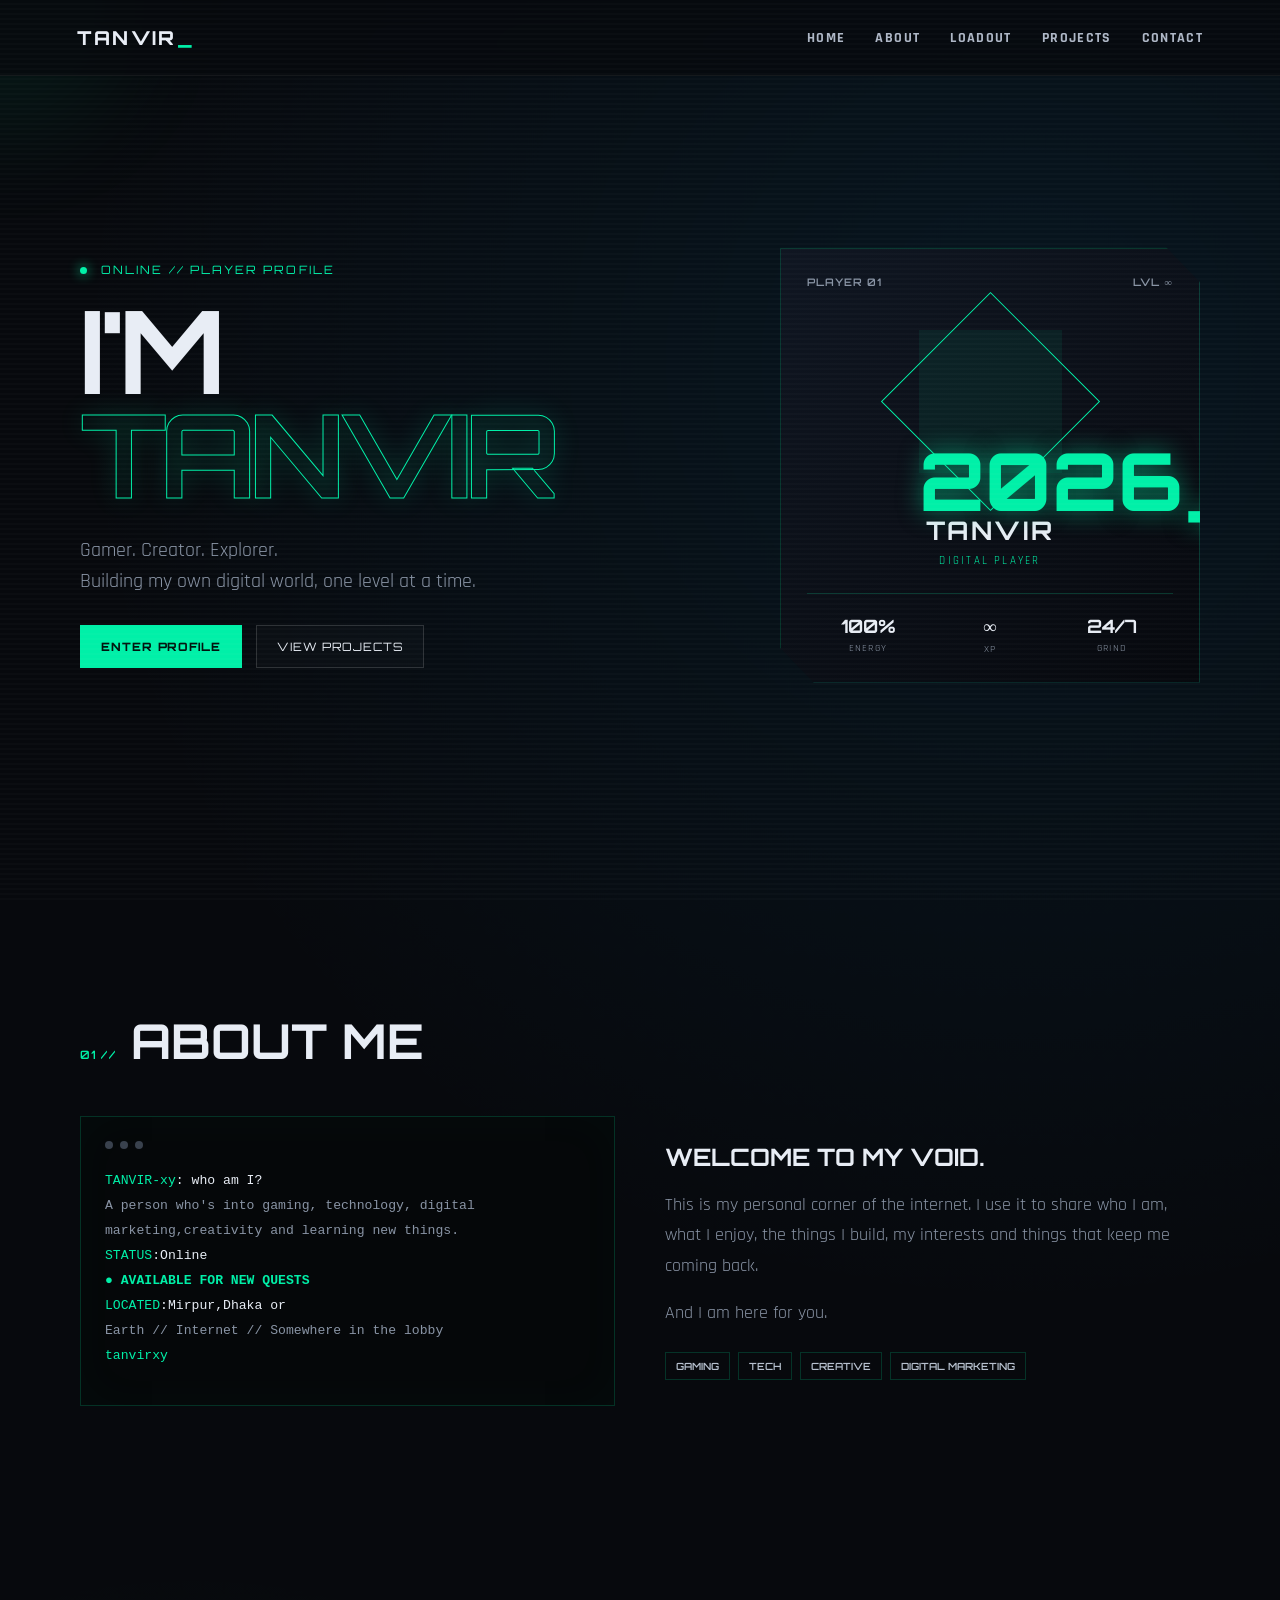
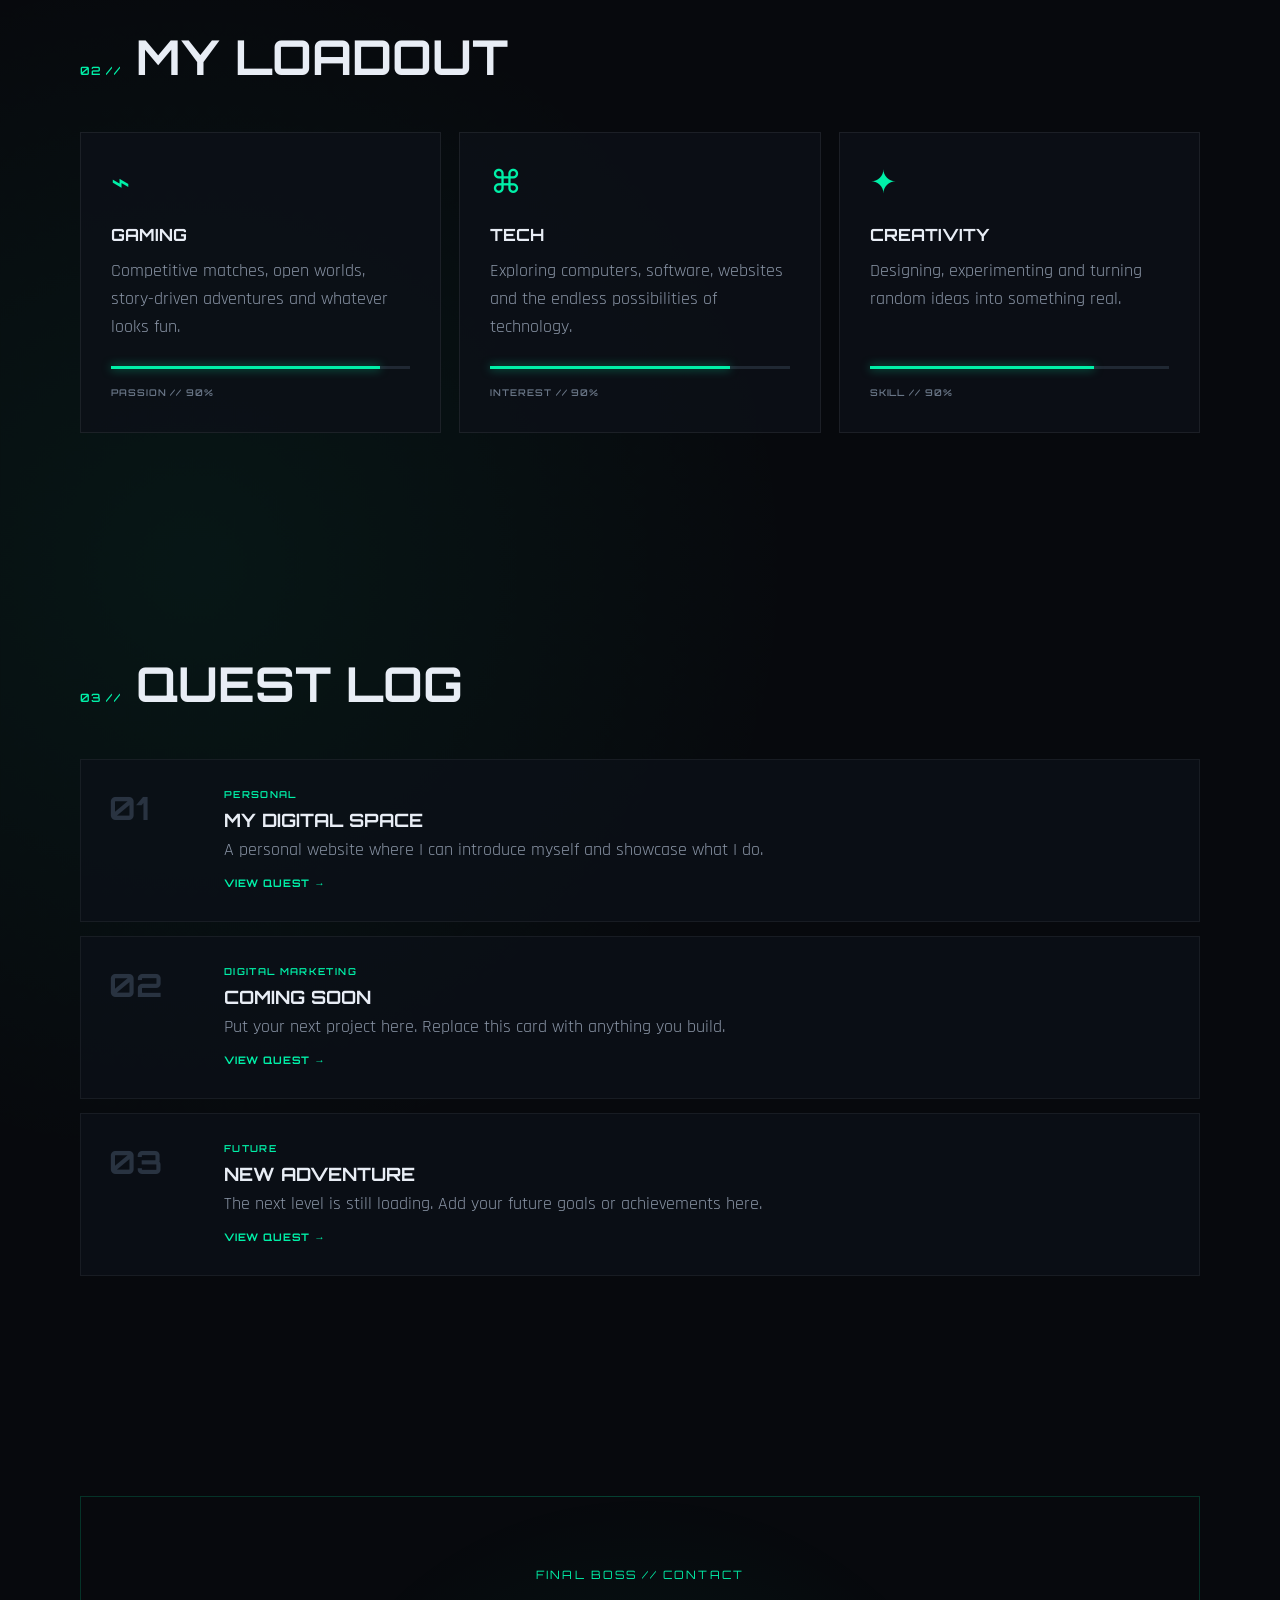
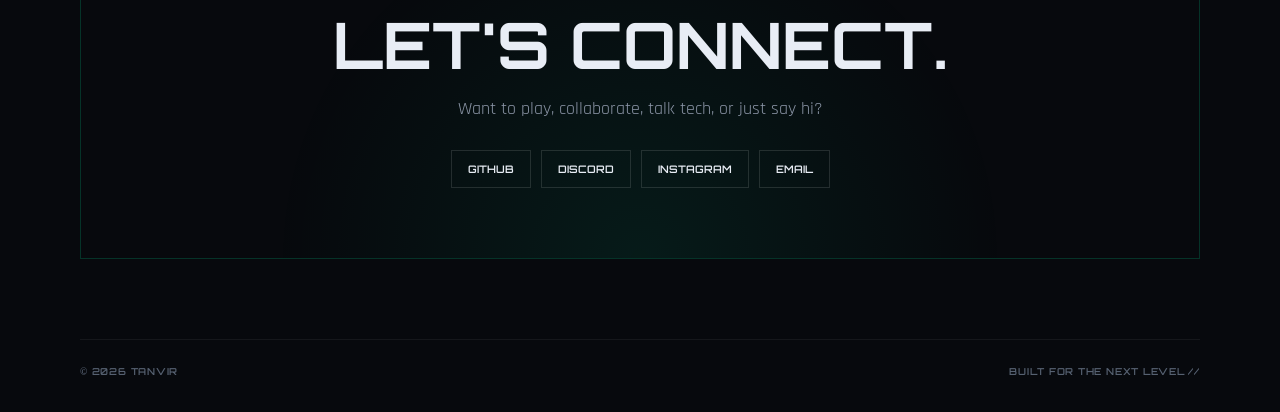
<file: index.html>
<!DOCTYPE html>
<html lang="en">
<head>
  <meta charset="UTF-8">
  <meta name="viewport" content="width=device-width, initial-scale=1.0">
  <meta name="description" content="TANVIR — personal gaming-themed portfolio.">
  <title>TANVIR // PLAYER PROFILE</title>
  <link rel="preconnect" href="https://fonts.googleapis.com">
  <link rel="preconnect" href="https://fonts.gstatic.com" crossorigin>
  <link href="https://fonts.googleapis.com/css2?family=Orbitron:wght@500;600;700;800&family=Rajdhani:wght@400;500;600;700&display=swap" rel="stylesheet">
  <link rel="stylesheet" href="style.css">
</head>
<body>
  <div class="scanlines"></div>
  <div class="cursor-glow"></div>

  <header class="topbar">
    <a class="logo" href="#home">TANVIR<span>_</span></a>
    <button class="menu-toggle" aria-label="Open menu">☰</button>
    <nav id="nav">
      <a href="#home">HOME</a>
      <a href="#about">ABOUT</a>
      <a href="#loadout">LOADOUT</a>
      <a href="#projects">PROJECTS</a>
      <a href="#contact">CONTACT</a>
    </nav>
  </header>

  <main>
    <section id="home" class="hero section">
      <div class="hero-copy reveal">
        <p class="eyebrow"><span class="dot"></span> ONLINE // PLAYER PROFILE</p>
        <h1>I'M <span>TANVIR</span></h1>
        <p class="hero-text">
          Gamer. Creator. Explorer.<br>
          Building my own digital world, one level at a time.
        </p>
        <div class="hero-actions">
          <a class="btn primary" href="#about">ENTER PROFILE</a>
          <a class="btn" href="#projects">VIEW PROJECTS</a>
        </div>
      </div>

      <div class="player-card reveal">
        <div class="card-header">
          <span>PLAYER 01</span>
          <span>LVL <b>∞</b></span>
        </div>
        <div class="avatar-wrap">
          <!-- Replace this emoji with an image later if you want -->
          <div class="avatar">Screenshot_29-9-2026_31630_www.instagram.com.jpeg</div>
        </div>
        <h2>TANVIR</h2>
        <p class="rank">DIGITAL PLAYER</p>
        <div class="stats">
          <div><strong>100%</strong><span>ENERGY</span></div>
          <div><strong>∞</strong><span>XP</span></div>
          <div><strong>24/7</strong><span>GRIND</span></div>
        </div>
      </div>
    </section>

    <section id="about" class="section">
      <div class="section-title reveal">
        <span>01 //</span>
        <h2>ABOUT ME</h2>
      </div>
      <div class="about-grid">
        <div class="terminal reveal">
          <div class="terminal-top"><span></span><span></span><span></span></div>
          <p><span class="green">TANVIR-xy</span>: who am I? </p>
          <p class="muted">A person who's into gaming, technology, digital marketing,creativity and learning new things.</p>
          <p><span class="green">STATUS</span>:Online</p>
          <p class="status">● AVAILABLE FOR NEW QUESTS</p>
          <p><span class="green">LOCATED</span>:Mirpur,Dhaka or</p>
          <p class="muted">Earth // Internet // Somewhere in the lobby</p>
          <p><span class="green">tanvirxy</span> </p>
        </div>
        <div class="about-text reveal">
          <h3>WELCOME TO MY VOID.</h3>
          <p>
            This is my personal corner of the internet. I use it to share who I am,
            what I enjoy, the things I build, my interests and things that keep me coming back.
          </p>
          <p>
            And I am here for you. 
          
          </p>
          <div class="chips">
            <span>GAMING</span><span>TECH</span><span>CREATIVE</span><span>DIGITAL MARKETING</span>
          </div>
        </div>
      </div>
    </section>

    <section id="loadout" class="section">
      <div class="section-title reveal">
        <span>02 //</span>
        <h2>MY LOADOUT</h2>
      </div>
      <div class="loadout-grid">
        <article class="game-card reveal">
          <div class="icon">⌁</div>
          <h3>GAMING</h3>
          <p>Competitive matches, open worlds, story-driven adventures and whatever looks fun.</p>
          <div class="bar"><i style="width: 90%"></i></div>
          <small>PASSION // 90%</small>
        </article>
        <article class="game-card reveal">
          <div class="icon">⌘</div>
          <h3>TECH</h3>
          <p>Exploring computers, software, websites and the endless possibilities of technology.</p>
          <div class="bar"><i style="width: 80%"></i></div>
          <small>INTEREST // 90%</small>
        </article>
        <article class="game-card reveal">
          <div class="icon">✦</div>
          <h3>CREATIVITY</h3>
          <p>Designing, experimenting and turning random ideas into something real.</p>
          <div class="bar"><i style="width: 75%"></i></div>
          <small>SKILL // 90%</small>
        </article>
      </div>
    </section>

    <section id="projects" class="section">
      <div class="section-title reveal">
        <span>03 //</span>
        <h2>QUEST LOG</h2>
      </div>
      <div class="projects-grid">
        <article class="project reveal">
          <div class="project-number">01</div>
          <div>
            <p class="tag">PERSONAL</p>
            <h3>MY DIGITAL SPACE</h3>
            <p>A personal website where I can introduce myself and showcase what I do.</p>
            <a href="#" class="text-link">VIEW QUEST →</a>
          </div>
        </article>
        <article class="project reveal">
          <div class="project-number">02</div>
          <div>
            <p class="tag">DIGITAL MARKETING</p>
            <h3>COMING SOON</h3>
            <p>Put your next project here. Replace this card with anything you build.</p>
            <a href="#" class="text-link">VIEW QUEST →</a>
          </div>
        </article>
        <article class="project reveal">
          <div class="project-number">03</div>
          <div>
            <p class="tag">FUTURE</p>
            <h3>NEW ADVENTURE</h3>
            <p>The next level is still loading. Add your future goals or achievements here.</p>
            <a href="#" class="text-link">VIEW QUEST →</a>
          </div>
        </article>
      </div>
    </section>

    <section id="contact" class="section contact">
      <div class="contact-box reveal">
        <p class="eyebrow">FINAL BOSS // CONTACT</p>
        <h2>LET'S CONNECT.</h2>
        <p>Want to play, collaborate, talk tech, or just say hi?</p>
        <div class="socials">
          <!-- Replace # with your real profile URLs -->
          <a href="#" target="_blank" rel="noopener">GITHUB</a>
          <a href="" target="_blank" rel="noopener">DISCORD</a>
          <a href="https://www.instagram.com/tanvir_8.0?stkn=M2p4dnUxMGNvNWhz" target="_blank" rel="noopener">INSTAGRAM</a>
          <a href="tanviryeager9.0@gmail.com">EMAIL</a>
        </div>
      </div>
    </section>
  </main>

  <footer>
    <span>© <span id="year"></span> TANVIR</span>
    <span>BUILT FOR THE NEXT LEVEL //</span>
  </footer>

  <script src="script.js"></script>
</body>
</html>
</file>
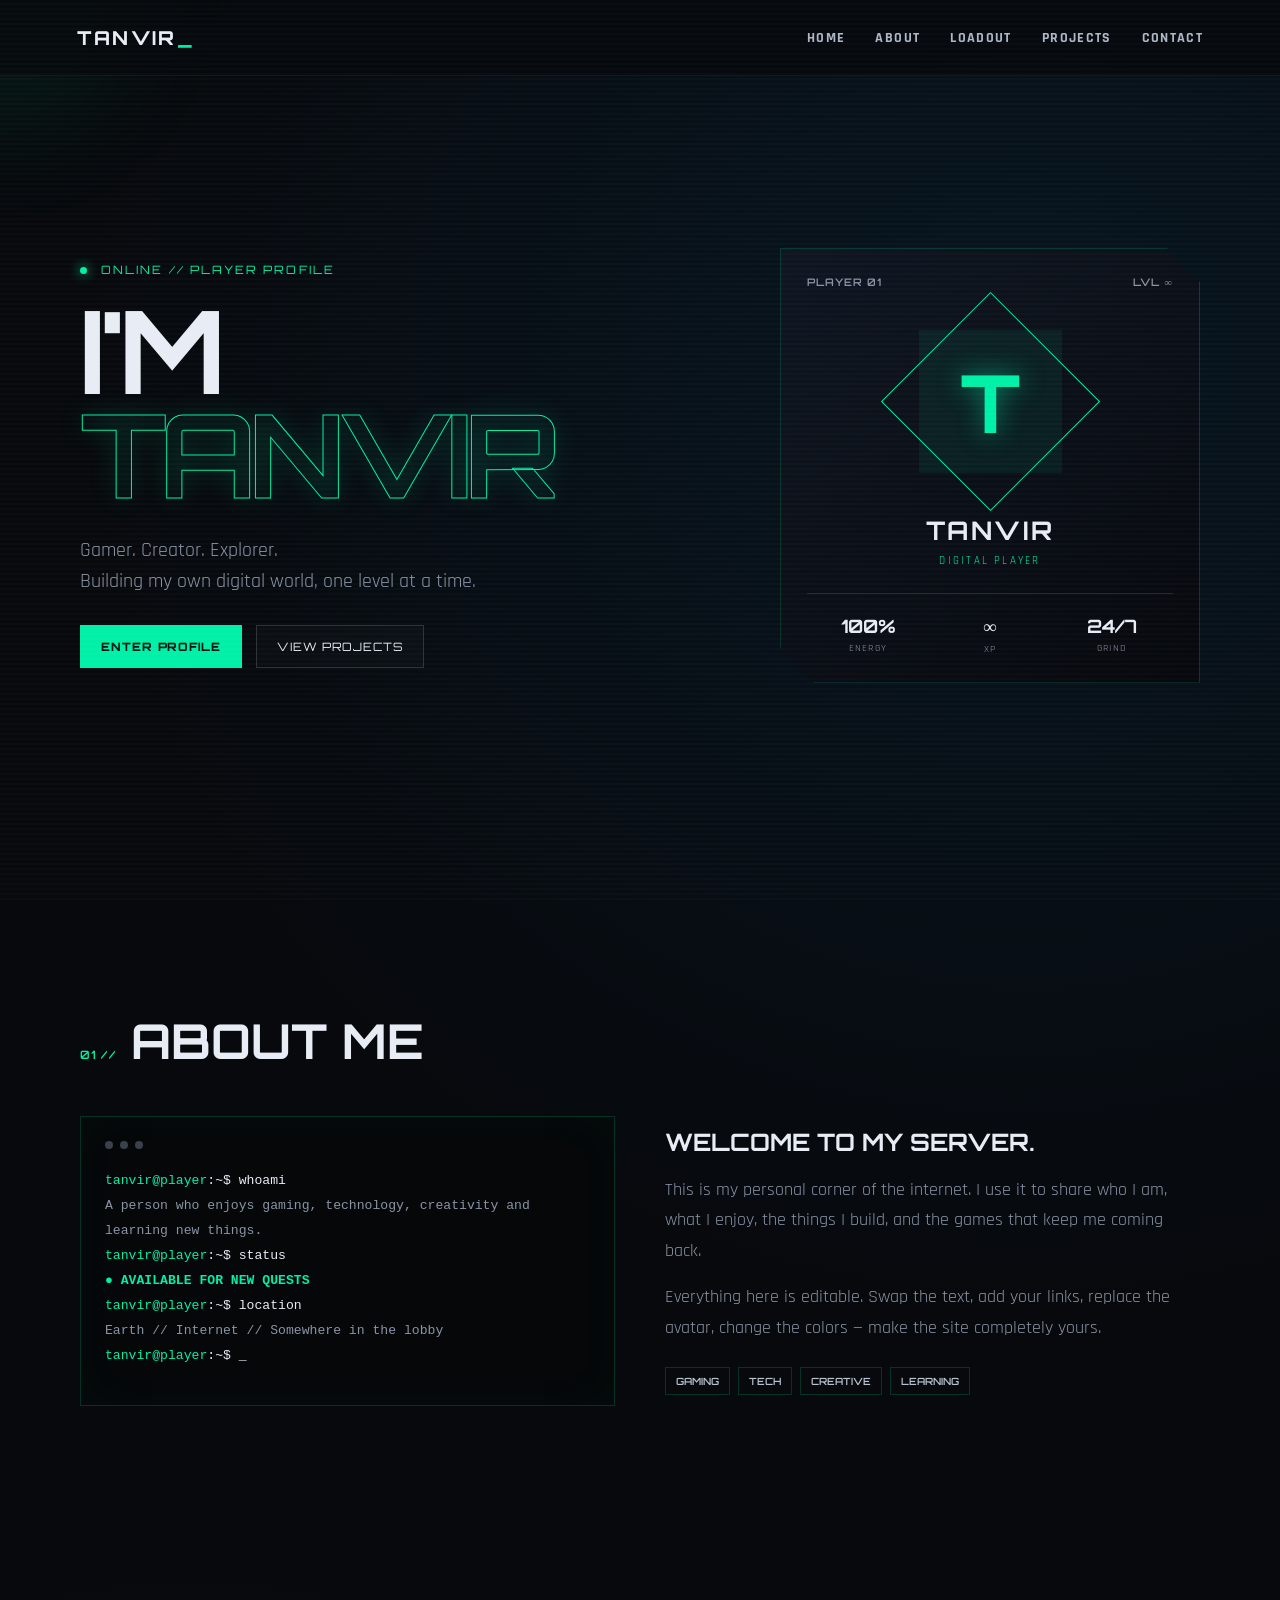
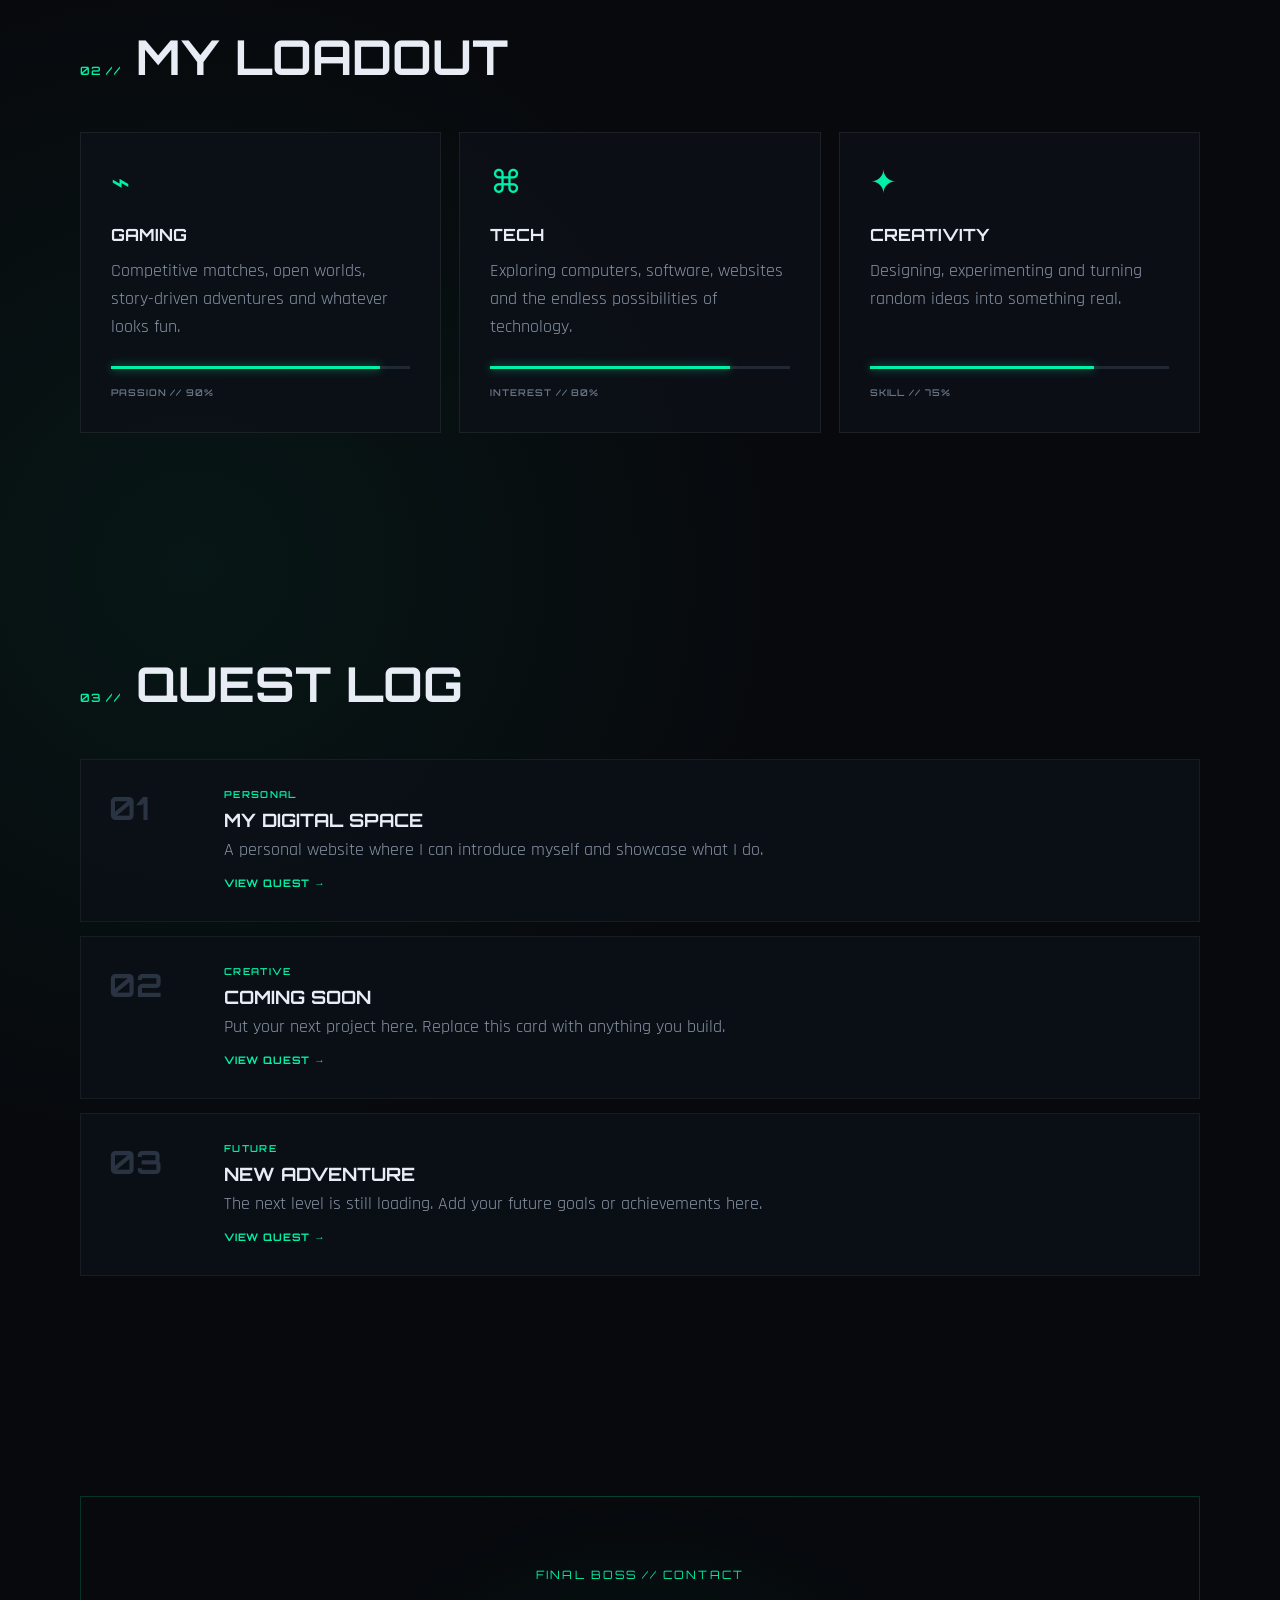
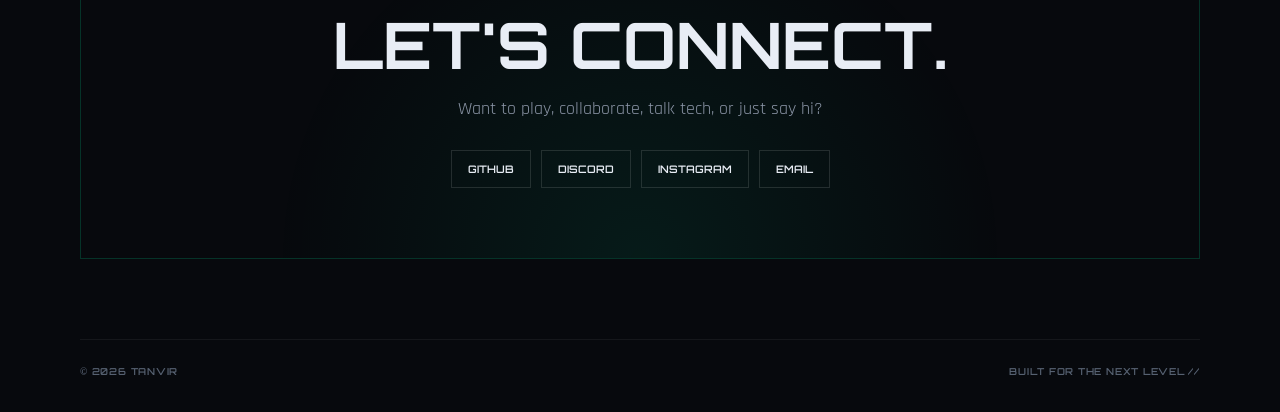
<file: index[.html>
<!DOCTYPE html>
<html lang="en">
<head>
  <meta charset="UTF-8">
  <meta name="viewport" content="width=device-width, initial-scale=1.0">
  <meta name="description" content="TANVIR — personal gaming-themed portfolio.">
  <title>TANVIR // PLAYER PROFILE</title>
  <link rel="preconnect" href="https://fonts.googleapis.com">
  <link rel="preconnect" href="https://fonts.gstatic.com" crossorigin>
  <link href="https://fonts.googleapis.com/css2?family=Orbitron:wght@500;600;700;800&family=Rajdhani:wght@400;500;600;700&display=swap" rel="stylesheet">
  <link rel="stylesheet" href="style.css">
</head>
<body>
  <div class="scanlines"></div>
  <div class="cursor-glow"></div>

  <header class="topbar">
    <a class="logo" href="#home">TANVIR<span>_</span></a>
    <button class="menu-toggle" aria-label="Open menu">☰</button>
    <nav id="nav">
      <a href="#home">HOME</a>
      <a href="#about">ABOUT</a>
      <a href="#loadout">LOADOUT</a>
      <a href="#projects">PROJECTS</a>
      <a href="#contact">CONTACT</a>
    </nav>
  </header>

  <main>
    <section id="home" class="hero section">
      <div class="hero-copy reveal">
        <p class="eyebrow"><span class="dot"></span> ONLINE // PLAYER PROFILE</p>
        <h1>I'M <span>TANVIR</span></h1>
        <p class="hero-text">
          Gamer. Creator. Explorer.<br>
          Building my own digital world, one level at a time.
        </p>
        <div class="hero-actions">
          <a class="btn primary" href="#about">ENTER PROFILE</a>
          <a class="btn" href="#projects">VIEW PROJECTS</a>
        </div>
      </div>

      <div class="player-card reveal">
        <div class="card-header">
          <span>PLAYER 01</span>
          <span>LVL <b>∞</b></span>
        </div>
        <div class="avatar-wrap">
          <!-- Replace this emoji with an image later if you want -->
          <div class="avatar">T</div>
        </div>
        <h2>TANVIR</h2>
        <p class="rank">DIGITAL PLAYER</p>
        <div class="stats">
          <div><strong>100%</strong><span>ENERGY</span></div>
          <div><strong>∞</strong><span>XP</span></div>
          <div><strong>24/7</strong><span>GRIND</span></div>
        </div>
      </div>
    </section>

    <section id="about" class="section">
      <div class="section-title reveal">
        <span>01 //</span>
        <h2>ABOUT ME</h2>
      </div>
      <div class="about-grid">
        <div class="terminal reveal">
          <div class="terminal-top"><span></span><span></span><span></span></div>
          <p><span class="green">tanvir@player</span>:~$ whoami</p>
          <p class="muted">A person who enjoys gaming, technology, creativity and learning new things.</p>
          <p><span class="green">tanvir@player</span>:~$ status</p>
          <p class="status">● AVAILABLE FOR NEW QUESTS</p>
          <p><span class="green">tanvir@player</span>:~$ location</p>
          <p class="muted">Earth // Internet // Somewhere in the lobby</p>
          <p><span class="green">tanvir@player</span>:~$ _</p>
        </div>
        <div class="about-text reveal">
          <h3>WELCOME TO MY SERVER.</h3>
          <p>
            This is my personal corner of the internet. I use it to share who I am,
            what I enjoy, the things I build, and the games that keep me coming back.
          </p>
          <p>
            Everything here is editable. Swap the text, add your links, replace the
            avatar, change the colors — make the site completely yours.
          </p>
          <div class="chips">
            <span>GAMING</span><span>TECH</span><span>CREATIVE</span><span>LEARNING</span>
          </div>
        </div>
      </div>
    </section>

    <section id="loadout" class="section">
      <div class="section-title reveal">
        <span>02 //</span>
        <h2>MY LOADOUT</h2>
      </div>
      <div class="loadout-grid">
        <article class="game-card reveal">
          <div class="icon">⌁</div>
          <h3>GAMING</h3>
          <p>Competitive matches, open worlds, story-driven adventures and whatever looks fun.</p>
          <div class="bar"><i style="width: 90%"></i></div>
          <small>PASSION // 90%</small>
        </article>
        <article class="game-card reveal">
          <div class="icon">⌘</div>
          <h3>TECH</h3>
          <p>Exploring computers, software, websites and the endless possibilities of technology.</p>
          <div class="bar"><i style="width: 80%"></i></div>
          <small>INTEREST // 80%</small>
        </article>
        <article class="game-card reveal">
          <div class="icon">✦</div>
          <h3>CREATIVITY</h3>
          <p>Designing, experimenting and turning random ideas into something real.</p>
          <div class="bar"><i style="width: 75%"></i></div>
          <small>SKILL // 75%</small>
        </article>
      </div>
    </section>

    <section id="projects" class="section">
      <div class="section-title reveal">
        <span>03 //</span>
        <h2>QUEST LOG</h2>
      </div>
      <div class="projects-grid">
        <article class="project reveal">
          <div class="project-number">01</div>
          <div>
            <p class="tag">PERSONAL</p>
            <h3>MY DIGITAL SPACE</h3>
            <p>A personal website where I can introduce myself and showcase what I do.</p>
            <a href="#" class="text-link">VIEW QUEST →</a>
          </div>
        </article>
        <article class="project reveal">
          <div class="project-number">02</div>
          <div>
            <p class="tag">CREATIVE</p>
            <h3>COMING SOON</h3>
            <p>Put your next project here. Replace this card with anything you build.</p>
            <a href="#" class="text-link">VIEW QUEST →</a>
          </div>
        </article>
        <article class="project reveal">
          <div class="project-number">03</div>
          <div>
            <p class="tag">FUTURE</p>
            <h3>NEW ADVENTURE</h3>
            <p>The next level is still loading. Add your future goals or achievements here.</p>
            <a href="#" class="text-link">VIEW QUEST →</a>
          </div>
        </article>
      </div>
    </section>

    <section id="contact" class="section contact">
      <div class="contact-box reveal">
        <p class="eyebrow">FINAL BOSS // CONTACT</p>
        <h2>LET'S CONNECT.</h2>
        <p>Want to play, collaborate, talk tech, or just say hi?</p>
        <div class="socials">
          <!-- Replace # with your real profile URLs -->
          <a href="#" target="_blank" rel="noopener">GITHUB</a>
          <a href="#" target="_blank" rel="noopener">DISCORD</a>
          <a href="#" target="_blank" rel="noopener">INSTAGRAM</a>
          <a href="mailto:your@email.com">EMAIL</a>
        </div>
      </div>
    </section>
  </main>

  <footer>
    <span>© <span id="year"></span> TANVIR</span>
    <span>BUILT FOR THE NEXT LEVEL //</span>
  </footer>

  <script src="script.js"></script>
</body>
</html>
</file>
<file: style.css>
:root {
  --bg: #07090d;
  --panel: #0d1118;
  --panel-2: #101722;
  --text: #e8edf5;
  --muted: #8994a5;
  --accent: #00f0a8;
  --accent-2: #00aaff;
  --line: rgba(0, 240, 168, .18);
  --glow: 0 0 30px rgba(0, 240, 168, .15);
}

* { box-sizing: border-box; margin: 0; padding: 0; }
html { scroll-behavior: smooth; }
body {
  background:
    radial-gradient(circle at 80% 10%, rgba(0,170,255,.08), transparent 28%),
    radial-gradient(circle at 15% 60%, rgba(0,240,168,.06), transparent 25%),
    var(--bg);
  color: var(--text);
  font-family: "Rajdhani", sans-serif;
  font-size: 18px;
  overflow-x: hidden;
}
body::before {
  content: "";
  position: fixed; inset: 0; pointer-events: none; opacity: .16;
  background-image:
    linear-gradient(rgba(255,255,255,.025) 1px, transparent 1px),
    linear-gradient(90deg, rgba(255,255,255,.025) 1px, transparent 1px);
  background-size: 50px 50px;
  z-index: -1;
}
.scanlines {
  position: fixed; inset: 0; pointer-events: none; z-index: 20; opacity: .04;
  background: repeating-linear-gradient(to bottom, transparent 0 3px, #fff 4px, transparent 5px);
}
.cursor-glow {
  position: fixed; width: 280px; height: 280px; border-radius: 50%;
  background: rgba(0,240,168,.055); filter: blur(50px); pointer-events: none;
  transform: translate(-50%,-50%); z-index: -1;
}
a { color: inherit; text-decoration: none; }
.topbar {
  position: fixed; top: 0; left: 0; right: 0; z-index: 10;
  height: 76px; display: flex; align-items: center; justify-content: space-between;
  padding: 0 6vw; background: rgba(7,9,13,.78); backdrop-filter: blur(14px);
  border-bottom: 1px solid rgba(255,255,255,.06);
}
.logo, h1, h2, h3 { font-family: "Orbitron", sans-serif; }
.logo { font-size: 1.2rem; font-weight: 800; letter-spacing: .12em; }
.logo span, .eyebrow, .section-title > span, .green, .tag, .status, .text-link { color: var(--accent); }
nav { display: flex; gap: 30px; }
nav a { font-weight: 700; font-size: .85rem; letter-spacing: .1em; color: #aeb7c6; transition: .2s; }
nav a:hover { color: var(--accent); text-shadow: 0 0 14px rgba(0,240,168,.5); }
.menu-toggle { display:none; background:none; color:var(--text); border:0; font-size:1.5rem; }
.section { width: min(1120px, 88vw); margin: 0 auto; padding: 110px 0; }
.hero {
  min-height: 100vh; padding-top: 140px; display:grid; grid-template-columns: 1.2fr .8fr;
  align-items:center; gap:70px;
}
.eyebrow { font-family:"Orbitron",sans-serif; font-size:.72rem; letter-spacing:.18em; margin-bottom:22px; }
.dot { display:inline-block; width:7px; height:7px; border-radius:50%; background:var(--accent); box-shadow:0 0 12px var(--accent); margin-right:9px; }
h1 { font-size:clamp(3.5rem, 9vw, 7.8rem); line-height:.9; letter-spacing:-.06em; }
h1 span { color:transparent; -webkit-text-stroke:1px var(--accent); text-shadow:0 0 28px rgba(0,240,168,.14); }
.hero-text { color:var(--muted); max-width:560px; font-size:1.25rem; line-height:1.55; margin:28px 0; }
.hero-actions { display:flex; gap:14px; flex-wrap:wrap; }
.btn {
  border:1px solid rgba(255,255,255,.15); padding:13px 20px; font-family:"Orbitron",sans-serif;
  font-size:.72rem; letter-spacing:.08em; transition:.25s; background:rgba(255,255,255,.02);
}
.btn:hover { transform:translateY(-3px); border-color:var(--accent); box-shadow:var(--glow); }
.btn.primary { background:var(--accent); color:#00130d; border-color:var(--accent); font-weight:800; }
.player-card {
  position:relative; padding:26px; background:linear-gradient(145deg, rgba(16,23,34,.96), rgba(7,9,13,.96));
  border:1px solid var(--line); box-shadow:var(--glow); text-align:center;
  clip-path:polygon(0 0, 92% 0, 100% 8%, 100% 100%, 8% 100%, 0 92%);
}
.card-header { display:flex; justify-content:space-between; font:600 .65rem "Orbitron"; color:var(--muted); letter-spacing:.1em; }
.avatar-wrap { margin:35px auto 20px; width:155px; height:155px; padding:5px; border:1px solid var(--accent); transform:rotate(45deg); }
.avatar { width:100%; height:100%; display:grid; place-items:center; background:rgba(0,240,168,.07); font:800 5rem "Orbitron"; color:var(--accent); transform:rotate(-45deg); text-shadow:0 0 25px rgba(0,240,168,.5); }
.player-card h2 { margin-top:35px; font-size:1.6rem; letter-spacing:.1em; }
.rank { color:var(--accent); font-size:.7rem; letter-spacing:.2em; margin:8px 0 25px; }
.stats { display:grid; grid-template-columns:repeat(3,1fr); border-top:1px solid var(--line); padding-top:20px; }
.stats div { display:flex; flex-direction:column; gap:4px; }
.stats strong { font:700 1.15rem "Orbitron"; }
.stats span { color:var(--muted); font-size:.65rem; letter-spacing:.12em; }
.section-title { display:flex; gap:15px; align-items:baseline; margin-bottom:45px; }
.section-title > span { font:600 .72rem "Orbitron"; letter-spacing:.1em; }
.section-title h2 { font-size:clamp(1.7rem,4vw,3rem); }
.about-grid { display:grid; grid-template-columns:1fr 1fr; gap:50px; align-items:center; }
.terminal { background:#050709; border:1px solid rgba(0,240,168,.18); padding:24px; min-height:290px; font-family:monospace; font-size:.82rem; line-height:1.9; box-shadow:inset 0 0 50px rgba(0,240,168,.025); }
.terminal-top { display:flex; gap:7px; margin-bottom:20px; }
.terminal-top span { width:8px; height:8px; border-radius:50%; background:#39414d; }
.muted { color:var(--muted); }
.status { font-weight:700; }
.about-text h3 { font-size:1.5rem; margin-bottom:18px; }
.about-text p { color:var(--muted); line-height:1.7; margin-bottom:16px; }
.chips { display:flex; gap:8px; flex-wrap:wrap; margin-top:24px; }
.chips span { padding:7px 10px; border:1px solid var(--line); font:600 .62rem "Orbitron"; color:#b7c1cf; }
.loadout-grid { display:grid; grid-template-columns:repeat(3,1fr); gap:18px; }
.game-card { background:rgba(13,17,24,.8); border:1px solid rgba(255,255,255,.07); padding:30px; transition:.25s; }
.game-card:hover { transform:translateY(-7px); border-color:var(--line); box-shadow:var(--glow); }
.icon { font-size:2rem; color:var(--accent); margin-bottom:20px; }
.game-card h3 { font-size:1.05rem; margin-bottom:12px; }
.game-card p { color:var(--muted); line-height:1.55; min-height:84px; }
.bar { height:3px; background:#202833; margin:25px 0 10px; }
.bar i { display:block; height:100%; background:var(--accent); box-shadow:0 0 10px rgba(0,240,168,.6); }
.game-card small { color:#697586; font:600 .58rem "Orbitron"; letter-spacing:.1em; }
.projects-grid { display:grid; gap:14px; }
.project { display:grid; grid-template-columns:90px 1fr; gap:25px; padding:28px; background:rgba(13,17,24,.75); border:1px solid rgba(255,255,255,.06); transition:.25s; }
.project:hover { border-color:var(--line); transform:translateX(5px); }
.project-number { font:700 2rem "Orbitron"; color:#293341; }
.tag { font:600 .6rem "Orbitron"; letter-spacing:.14em; margin-bottom:8px; }
.project h3 { font-size:1.15rem; margin-bottom:7px; }
.project p:not(.tag) { color:var(--muted); }
.text-link { display:inline-block; margin-top:15px; font:700 .65rem "Orbitron"; letter-spacing:.08em; }
.contact { padding-bottom:80px; }
.contact-box { text-align:center; border:1px solid var(--line); padding:70px 30px; background:radial-gradient(circle at 50% 100%, rgba(0,240,168,.08), transparent 55%); }
.contact-box h2 { font-size:clamp(2rem,6vw,4rem); margin:12px 0; }
.contact-box > p:not(.eyebrow) { color:var(--muted); }
.socials { display:flex; justify-content:center; flex-wrap:wrap; gap:10px; margin-top:30px; }
.socials a { border:1px solid rgba(255,255,255,.12); padding:11px 16px; font:600 .65rem "Orbitron"; transition:.2s; }
.socials a:hover { color:var(--accent); border-color:var(--accent); }
footer { width:min(1120px,88vw); margin:auto; padding:25px 0 35px; display:flex; justify-content:space-between; color:#566171; font:600 .6rem "Orbitron"; letter-spacing:.08em; border-top:1px solid rgba(255,255,255,.06); }
.reveal { opacity:0; transform:translateY(25px); transition:opacity .7s ease, transform .7s ease; }
.reveal.visible { opacity:1; transform:none; }

@media (max-width: 800px) {
  .topbar { padding:0 5vw; }
  .menu-toggle { display:block; }
  nav { display:none; position:absolute; top:76px; left:0; right:0; padding:20px 5vw; background:rgba(7,9,13,.98); border-bottom:1px solid var(--line); flex-direction:column; gap:18px; }
  nav.open { display:flex; }
  .hero { grid-template-columns:1fr; gap:55px; padding-top:130px; }
  .player-card { max-width:420px; width:100%; margin:auto; }
  .about-grid, .loadout-grid { grid-template-columns:1fr; }
  .section { padding:85px 0; }
  footer { flex-direction:column; gap:10px; }
}
</file>
